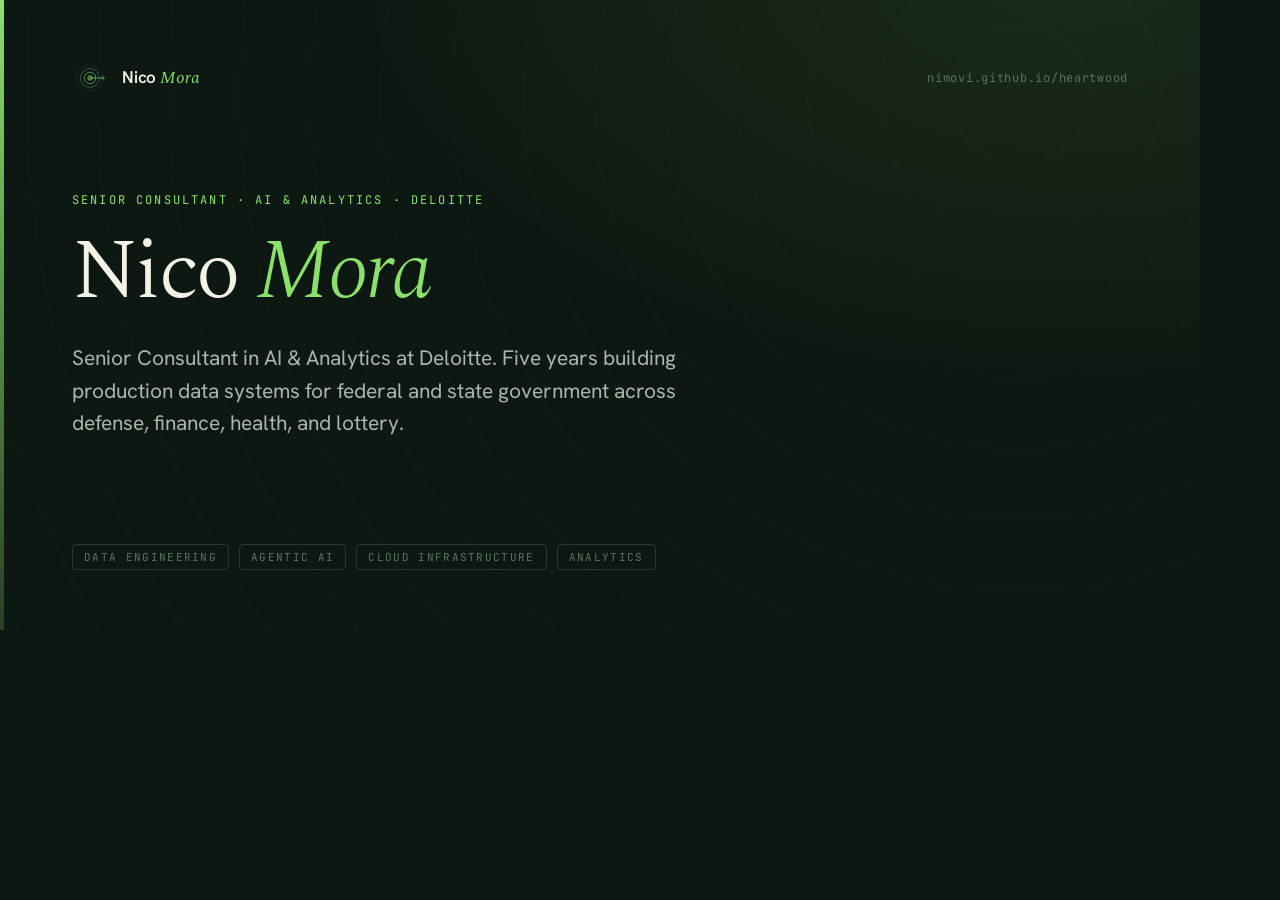
<file: assets/og-card.html>
<!DOCTYPE html>
<html>
<head>
<meta charset="UTF-8">
<style>
  @import url('https://fonts.googleapis.com/css2?family=Spectral:ital,wght@0,300;0,400;1,400&family=Hanken+Grotesk:wght@400;500;600&family=JetBrains+Mono:wght@400;500&display=swap');

  * { margin: 0; padding: 0; box-sizing: border-box; }

  body {
    width: 1200px;
    height: 630px;
    overflow: hidden;
    background: #0E1812;
    -webkit-font-smoothing: antialiased;
  }

  .card {
    width: 1200px;
    height: 630px;
    position: relative;
    display: flex;
    flex-direction: column;
    justify-content: space-between;
    padding: 60px 72px;
    overflow: hidden;
  }

  /* Radial glow + topo texture */
  .card::before {
    content: "";
    position: absolute;
    inset: 0;
    background:
      radial-gradient(110% 120% at 90% -5%, rgba(139,224,106,0.10), transparent 55%),
      repeating-radial-gradient(circle at 85% 15%, transparent 0 70px, rgba(139,224,106,0.022) 70px 71px);
    pointer-events: none;
  }

  /* Left accent bar */
  .accent-bar {
    position: absolute;
    left: 0; top: 0; bottom: 0;
    width: 4px;
    background: linear-gradient(to bottom, #8BE06A 0%, rgba(139,224,106,0.2) 100%);
  }

  /* Top row — mark + url */
  .top {
    display: flex;
    align-items: center;
    justify-content: space-between;
    position: relative;
    z-index: 1;
  }

  .brand {
    display: flex;
    align-items: center;
    gap: 14px;
  }

  .mark { width: 36px; height: 36px; }

  .brand-name {
    font-family: 'Hanken Grotesk', sans-serif;
    font-weight: 600;
    font-size: 17px;
    color: #F4F1E7;
    letter-spacing: -0.01em;
  }

  .brand-name em {
    font-style: italic;
    font-family: 'Spectral', serif;
    font-weight: 400;
    color: #8BE06A;
  }

  .site-url {
    font-family: 'JetBrains Mono', monospace;
    font-size: 12px;
    letter-spacing: 0.06em;
    color: #5C7163;
  }

  /* Main content */
  .main {
    position: relative;
    z-index: 1;
    padding-bottom: 8px;
  }

  .eyebrow {
    font-family: 'JetBrains Mono', monospace;
    font-size: 12px;
    letter-spacing: 0.18em;
    text-transform: uppercase;
    color: #8BE06A;
    margin-bottom: 22px;
  }

  .name {
    font-family: 'Spectral', Georgia, serif;
    font-weight: 300;
    font-size: 84px;
    line-height: 1.0;
    letter-spacing: -0.03em;
    color: #F4F1E7;
    margin-bottom: 28px;
  }

  .name em {
    font-style: italic;
    color: #8BE06A;
  }

  .descriptor {
    font-family: 'Hanken Grotesk', sans-serif;
    font-size: 21px;
    font-weight: 400;
    line-height: 1.55;
    color: #A6B8AB;
    max-width: 640px;
  }

  /* Bottom row — tags */
  .bottom {
    display: flex;
    align-items: center;
    gap: 10px;
    position: relative;
    z-index: 1;
  }

  .tag {
    font-family: 'JetBrains Mono', monospace;
    font-size: 11px;
    letter-spacing: 0.12em;
    text-transform: uppercase;
    color: #5C7163;
    border: 1px solid #2B3830;
    border-radius: 4px;
    padding: 5px 11px;
  }
</style>
</head>
<body>
<div class="card">
  <div class="accent-bar"></div>

  <div class="top">
    <div class="brand">
      <img class="mark" src="mark.svg" alt="" />
      <span class="brand-name">Nico <em>Mora</em></span>
    </div>
    <span class="site-url">nimovi.github.io/heartwood</span>
  </div>

  <div class="main">
    <div class="eyebrow">Senior Consultant · AI &amp; Analytics · Deloitte</div>
    <div class="name">Nico <em>Mora</em></div>
    <div class="descriptor">Senior Consultant in AI &amp; Analytics at Deloitte. Five years building production data systems for federal and state government across defense, finance, health, and lottery.</div>
  </div>

  <div class="bottom">
    <span class="tag">Data Engineering</span>
    <span class="tag">Agentic AI</span>
    <span class="tag">Cloud Infrastructure</span>
    <span class="tag">Analytics</span>
  </div>
</div>
</body>
</html>
</file>
